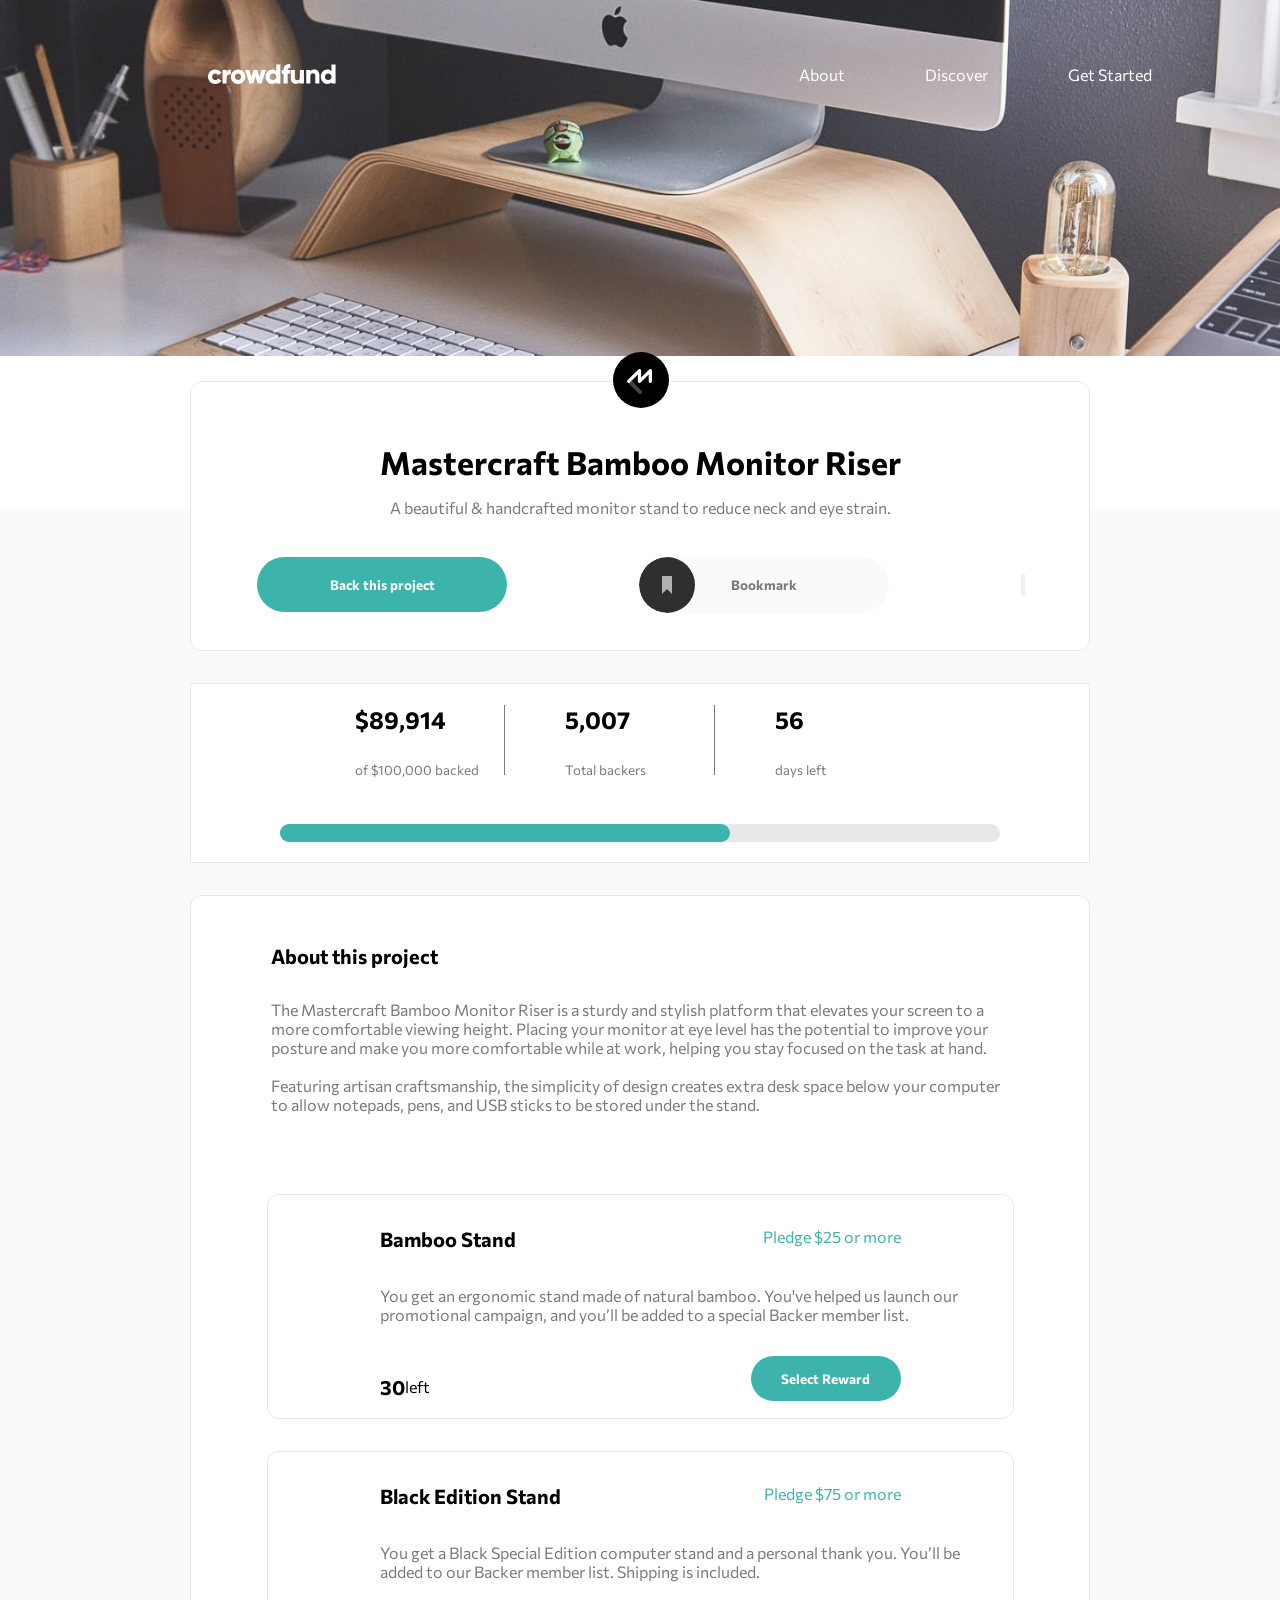
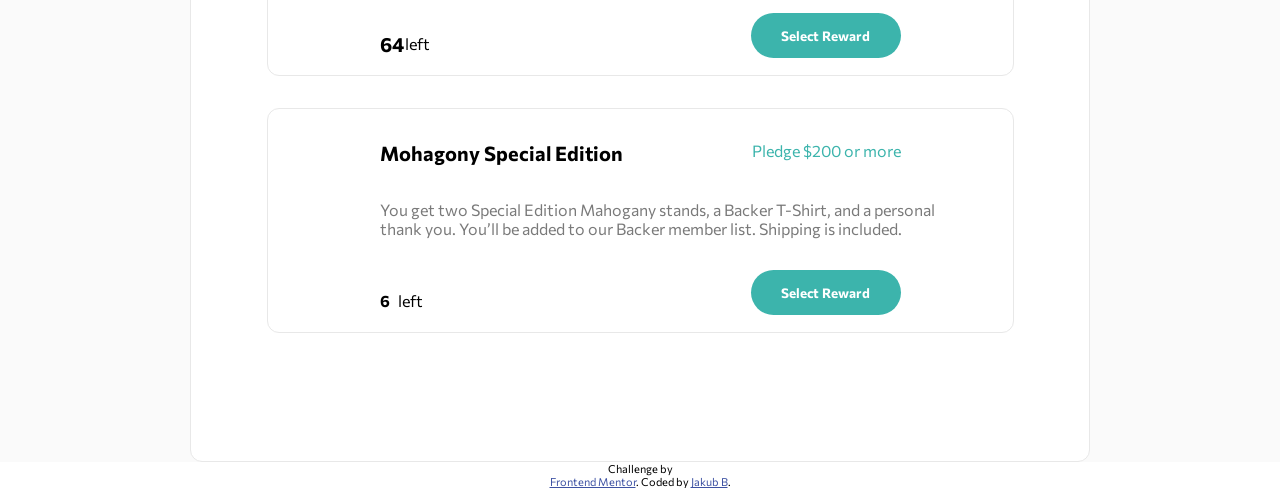
<file: index.html>
<!DOCTYPE html>
<html lang="en">
	<head>
		<meta charset="UTF-8" />
		<meta http-equiv="X-UA-Compatible" content="IE=edge" />
		<meta name="viewport" content="width=device-width, initial-scale=1.0" />
		<link rel="stylesheet" href="style.css" />
		<link rel="preconnect" href="https://fonts.googleapis.com" />
		<link rel="preconnect" href="https://fonts.gstatic.com" crossorigin />
		<link
			href="https://fonts.googleapis.com/css2?family=Commissioner:wght@400;500;700&family=Dancing+Script&family=Epilogue:wght@100;500;700&family=Fraunces:opsz,wght@9..144,700&family=Great+Vibes&family=Josefin+Sans:wght@300;400;600&family=Kumbh+Sans:wght@400;700&family=Libre+Franklin:wght@300;600;700&family=Montserrat:wght@500;700&family=Open+Sans:ital,wght@1,300&family=Outfit:wght@400;700&family=Overpass:wght@400;700&family=Playfair+Display&family=Quicksand:wght@300&family=Space+Grotesk:wght@300;500&display=swap"
			rel="stylesheet"
		/>
		<link
			rel="icon"
			type="image/png"
			sizes="32x32"
			href="./images/favicon-32x32.png"
		/>

		<title>Frontend Mentor | Crowdfunding product page</title>

		<!-- Feel free to remove these styles or customise in your own stylesheet 👍 -->
		<style>
			.attribution {
				font-size: 11px;
				text-align: center;
			}
			.attribution a {
				color: hsl(228, 45%, 44%);
			}
		</style>
	</head>
	<body>
		<header>
			<nav>
				<img src="images/logo.svg" alt="logo" />
				<ul>
					<li><a href="#about">About</a></li>
					<li><a href="#">Discover</a></li>
					<li><a href="#">Get Started</a></li>
				</ul>
			<img src="images/icon-close-menu.svg" class='closeMobile' alt="closeMobileIcon">
			<img src="images/icon-hamburger.svg" class='openMobile' alt="openmobileicon">
			</nav>
			<div class="menumobile">
				<ul>
					<li><a href="#about">About</a></li>
					<li><a href="#">Discover</a></li>
					<li><a href="#">Get Started</a></li>
				</ul>
			</div>
		</header>

		<main class="container">
			<div class="topsquare">
				<div class="logo"></div>
				<h1>Mastercraft Bamboo Monitor Riser</h1>
				<p>
					A beautiful & handcrafted monitor stand to reduce neck and
					eye strain.
				</p>
				<div class="buttonstop">
					<input
						type="button"
						value="Back this project"
						class="topbtn"
					/>

					
				<input type="button" value="Bookmark" class="bookmark " />
				<input type="button"  class="bookmarkMob " />
				</div>
			</div>
			<div class="middlesquare">
				<div class="values">
					<h2 class="valueBacked">$89,914</h2>
					<p class="subvalue"><sub>of $100,000 backed</sub></p>
					<br />
					<h2 class="totalBackers">5,007</h2>
					<p class="totalsub"><sub>Total backers</sub></p>
					<br />
					<h2 class="daysLeft">56</h2>
					<p class="subdays"><sub>days left</sub></p>
					<br />
				</div>
				<div class="bar">
					<div class="progess"></div>
				</div>
			</div>
			<div class="mainbottom">
				<div class="aboutcl" id="about">
					<h3>About this project</h3>
					<p>
						The Mastercraft Bamboo Monitor Riser is a sturdy and
						stylish platform that elevates your screen to a more
						comfortable viewing height. Placing your monitor at eye
						level has the potential to improve your posture and make
						you more comfortable while at work, helping you stay
						focused on the task at hand.
					</p>
					<br />
					<p>
						Featuring artisan craftsmanship, the simplicity of
						design creates extra desk space below your computer to
						allow notepads, pens, and USB sticks to be stored under
						the stand.
					</p>
				</div>
				<div class="standblocks">
					<div class="bambo">
						<div class="navbambo">
							<h3>Bamboo Stand</h3>
							<p class="pledge">Pledge $25 or more</p>
						</div>
						<br />
						<div class="bambocontent">
							<p>
								You get an ergonomic stand made of natural
								bamboo. You've helped us launch our promotional
								campaign, and you’ll be added to a special
								Backer member list.
							</p>
						</div>
						<div class="bambolower">
							<p class="bamboNumber">30</p>
							<span>left</span>
							<input
								type="button"
								value="Select Reward"
								class="bamboBtn"
								id="bambobtn"
								
							/>
						</div>
					
					</div>
					<div class="blackedition">
						<div class="blacknav">
							<h3>Black Edition Stand</h3>
							<p class="pledge">Pledge $75 or more</p>
						</div>
						<br />
						<div class="blackcontent">
							<p>
								You get a Black Special Edition computer stand
								and a personal thank you. You’ll be added to our
								Backer member list. Shipping is included.
							</p>
						</div>
						<div class="blackinp">
							<p class="blackeditionNumber">64</p>
							<span>left</span>
							<input
								type="button"
								value="Select Reward"
								class="blackeditionBtn"
								id="blackbtn"
							/>
						</div>
					</div>
					<div class="mahoganyspecial ">
						<div class="mohognaynav">
							<h3>Mohagony Special Edition</h3>
							<p class="pledge">Pledge $200 or more</p>
						</div>
						<br />
						<div class="mohganycontent">
							<p>
								You get two Special Edition Mahogany stands, a
								Backer T-Shirt, and a personal thank you. You’ll
								be added to our Backer member list. Shipping is
								included.
							</p>
						</div>
						<div class="mohahanynmb">
							<p class="mahoganyNumber">6</p>
							<span>left</span>
							<input
								type="button"
								value="Select Reward"
								class="mahoganyBtn"
								id="mohabtn"
							/>
						</div>
					</div>
				</div>
			</div>
		</main>
		<!-- Modal slection -->
		<div class="backthis">
			<div class="navback">
				<h3>Back this project</h3>
				<div class="closemodal"></div>
				<p>
					Back this project Want to support us in bringing Mastercraft
					Bamboo Monitor Riser out in the world?
				</p>
			</div>
			<form action="#">
			<div class="modal">
				<div class="noreward">
					<label for="noreward">
						<input type="checkbox" name="noreward" id="noreward" onclick="openInputs(this)"/>
						Pledge with no reward
					</label>
					<p>
						Choose to support us without a reward if you simply
						believe in our project. As a backer, you will be signed
						up to receive product updates via email.
					</p>
					<div class="lowerno">
						<p>Enter your pledge</p>
						<input
							type="text"
							class="pledgeLower"
							placeholder="$"
							
						/>
						<input
							type="button"
							value="Continue"
							class="continue"
						/>
						
					</div>
					<p class="errNo"></p>
					</div>
				<div class="bambostand" >
					<div class="topb">
						<label for="bambo">
							<input
								type="checkbox"
								name="bambo"
								id="bambo"
								onclick="openInputs(this)"
							/>Bamboo Stand
							<span class="pledgemodal"> Pledge $25 or more</span>
						</label>
						<p class="bamboNumberModal">30</p>
						<span>left</span>
					</div>
					<p class="bmb">
						You get an ergonomic stand made of natural bamboo.
						You've helped us launch our promotional campaign, and
						you’ll be added to a special Backer member list.
					</p>
					<div class="bamboinpmodal">
						<p>Enter your pledge</p>
						<input
							type="text"
							class="pledgeBambo"
							placeholder="$"
						/>
						<input
							type="button"
							value="Continue"
							class="continue"
						/>
					</div>
					<p class="errBambo"></p>
				</div>
				<div class="blackedit">
					<div class="topblack">
						<label for="black">
							<input
								type="checkbox"
								name="black"
								id="black"
								onclick="openInputs(this)"
							/>Black Edition Stand
							<span class="pledgemodal"> Pledge $75 or more</span>
						</label>
						<p class="blackeditionNumberModal">64</p>
						<span>left</span>
					</div>
					<p class="spc">
						You get a Black Special Edition computer stand and a
						personal thank you. You’ll be added to our Backer member
						list. Shipping is included.
					</p>

					<div class="inpblackmodal">
						<hr>
						<p>Enter your pledge</p>
						<input
							type="text"
							class="pledgeBlack"
							placeholder="$"
						
							
						/>
						<input
							type="button"
							value="Continue"
							class="continue"
						/>
					</div>
					<p class="errBlack"></p>
				</div>
				<div class="mahoganymodal" id="scrollmhg">
					<div class="mahoganytop">
						<label for="mahogany">
							
							<input
								type="checkbox"
								name="mahogany"
								id="mahogany"
								onclick="openInputs(this)"
							/>Mohagony Special Edition
							<span class="pledgemodal">
								Pledge $200 or more</span
							>
						</label>
						<p class="mahoganModalNumber" >6</p>
						<span>left</span>
					</div>
					<p class="mhm">
						You get two Special Edition Mahogany stands, a Backer
						T-Shirt, and a personal thank you. You’ll be added to
						our Backer member list. Shipping is included.
					</p>
					<div class="inpmohagony" >
						<p>Enter your pledge</p>
						<input
							type="text"
							class="pledgeMohagony"
							placeholder="$"
							
						/>
						<input
							type="button"
							value="Continue"
							class="continue"
						/>
					</div>
					<p class="erorMoha"></p>
					</form>
				</div>
			</div>
		</div>
		<div class="attribution">
			<p>Challenge by</p>
			<a
				href="https://www.frontendmentor.io?ref=challenge"
				target="_blank"
				>Frontend Mentor</a
			>. Coded by <a href="https://github.com/Koporson">Jakub B</a>.
		</div>
		<div class="mainthanks">
			<div class="imgthanks"></div>
			<div class="content">
				<h3>Thanks for your support!</h3>
				<p>Your pledge brings us one step closer to
					sharing Mastercraft Bamboo Monitor Riser worldwide. You will get an
					email once our campaign is completed.</p>
				<input type="button" value="Got It" class="gotIt">
				</div>

		<script src="script.js"></script>
	</body>
</html>
</file>
<file: style.css>
* {
	box-sizing: border-box;
	padding: 0;
	margin: 0;
	font-family: "Commissioner", sans-serif;
}
body {
	font-size: 16px;
}
html {
	scroll-behavior: smooth;
}
header {
	background-image: url(images/image-hero-desktop.jpg);
	background-size: contain;
	background-repeat: no-repeat;
	height: 56.6vh;
	width: 100%;
}
nav {
	display: flex;
	align-items: center;
	justify-content: space-between;
}
nav ul {
	display: flex;
	margin-right: 3rem;
	list-style-type: none;
}
nav img {
	padding: 4rem 13rem;
}
nav a {
	text-decoration: none;
	margin-right: 5rem;
	text-decoration: none;
	color: hsl(0, 100%, 100%);
}
.container {
	display: flex;
	flex-direction: column;
	align-items: center;
	justify-content: center;
	width: 100%;
	height: 100%;
	background-color: hsl(0, 0%, 98%);
}
.topsquare {
	width: 100vh;
	height: 30vh;
	background-color: hsl(0, 100%, 100%);
	margin-top: -8rem;
	border-radius: 12px;
	text-align: center;
	border: 1px solid hsl(0, 0%, 91%);
}
.topsquare h1 {
	margin-top: 2rem;
}
.topsquare p {
	color: hsl(0, 0%, 48%);
	margin-top: 1rem;
}
.logo {
	background: url(images/logo-mastercraft.svg) no-repeat center center;
	height: 60px;
	width: 100vh;
	margin-top: -2rem;
}
.buttonstop {
	display: flex;
	align-items: center;
	justify-content: space-around;
	height: 15vh;
	width: 100vh;
}
.topbtn {
	width: 250px;
	height: 55px;
	border-radius: 300px;
	background-color: hsl(176, 50%, 47%);
	color: hsl(0, 100%, 100%);
	border: none;
	font-weight: 700;
	cursor: pointer;
}
.bookmark {
	background-image: url(images/icon-bookmark.svg);
	background-repeat: no-repeat;
	width: 250px;
	height: 56px;
	border-radius: 300px;
	color: hsl(0, 0%, 48%);
	background-color: hsl(0, 0%, 98%);
	border: none;
	cursor: pointer;
	font-weight: 700;
	transition: 0.8s ease-in-out;
}
.bookmark.complete {
	background-image: url(images/icon-bookmarkgreen.png);
	background-repeat: no-repeat;
	width: 250px;
	height: 56px;
	border-radius: 300px;
	color: hsl(176, 72%, 28%);
	background-color: hsl(0, 0%, 98%);
	border: none;
	cursor: pointer;
	font-weight: 700;
	transition: 1s ease-in-out;
	transform: rotateY(360deg);
}
.middlesquare {
	display: flex;
	align-items: center;
	justify-content: center;
	flex-direction: column;
	width: 100vh;
	height: 20vh;
	margin-top: 2rem;
	background-color: hsl(0, 100%, 100%);
	border: 1px solid hsl(0, 0%, 91%);
}
.values {
	display: grid;
	grid-template-columns: repeat(3, 1fr);
	grid-template-rows: repeat(2, 1fr);
	grid-column-gap: 60px;
}
.valueBacked {
	grid-area: 1 / 1 / 2 / 2;
	border-right: 1px solid hsl(0, 0%, 48%);
	height: 50px;
	width: 150px;
}
.subvalue {
	grid-area: 2 / 1 / 3 / 2;
	border-right: 1px solid hsl(0, 0%, 48%);
	height: 20px;
	width: 150px;
}
.totalBackers {
	grid-area: 1 / 2 / 2 / 3;
	border-right: 1px solid hsl(0, 0%, 48%);
	height: 50px;
	width: 150px;
}
.daysLeft {
	grid-area: 1 / 3 / 2 / 4;
	height: 20px;
	width: 150px;
}
.totalsub {
	grid-area: 2 / 2 / 3 / 3;
	border-right: 1px solid hsl(0, 0%, 48%);
	height: 20px;
	width: 150px;
}
.subdays {
	grid-area: 2 / 3 / 3 / 4;
}
.middlesquare h2 {
	font-weight: 700;
}
.middlesquare p {
	color: hsl(0, 0%, 48%);
	font-size: 400;
}
.bar {
	width: 80vh;
	background-color: hsl(0, 4%, 91%);
	height: 2vh;
	border-radius: 50px;
}
.progess {
	width: 50vh;
	height: 2vh;
	background-color: hsl(176, 50%, 47%);
	border-radius: 50px;
	transition: 0.5s ease-in-out;
}

.mainbottom {
	width: 100vh;
	height: 100%;
	background-color: hsl(0, 100%, 100%);
	margin-top: 2rem;
	border-radius: 12px;
	border: 1px solid hsl(0, 0%, 91%);
	padding: 3rem 5rem;
}
.mainbottom h3 {
	font-weight: 700;
	margin-bottom: 2rem;
	font-size: 20px;
}
.aboutcl p {
	color: hsl(0, 0%, 48%);
}
.standblocks {
	display: flex;

	align-items: center;
	justify-content: center;
	flex-direction: column;
	padding: 5rem;
}
.pledge {
	color: hsl(176, 50%, 47%);
}
.navbambo {
	display: flex;
	flex-direction: row;
	align-content: center;
	justify-content: space-between;
	padding: 2rem 7rem;
	margin-bottom: -3rem;
}
.bambo {
	display: flex;
	flex-direction: column;
	border: 1px solid hsl(0, 0%, 91%);
	width: 83vh;
	height: 25vh;
	border-radius: 12px;
}
.bambocontent p:nth-child(1) {
	color: hsl(0, 0%, 48%);
}
.bambocontent {
	display: flex;
	align-items: center;
	justify-content: center;
	width: 80%;
	margin-left: 7rem;
}
.bambolower {
	display: flex;
	flex-direction: row;
	align-content: center;
	align-items: center;
	justify-content: space-between;
	padding: 2rem 7rem;
}
.bamboNumber,
.blackeditionNumber,
.blackeditionNumberModal,
.mahoganyNumberM,
.bamboNumberModal {
	font-size: 20px;
	font-weight: 700;
}
.bamboBtn {
	width: 150px;
	height: 45px;
	border-radius: 300px;
	background-color: hsl(176, 50%, 47%);
	color: hsl(0, 100%, 100%);
	border: none;
	font-weight: 700;
	cursor: pointer;
	margin-bottom: 1rem;
}
.bambo span {
	font-weight: 400;
	margin-left: -20rem;
}
.blackedition {
	display: flex;
	flex-direction: column;
	border: 1px solid hsl(0, 0%, 91%);
	width: 83vh;
	height: 25vh;
	border-radius: 12px;
	margin-top: 2rem;
}
.blacknav {
	display: flex;
	flex-direction: row;
	align-content: center;
	justify-content: space-between;
	padding: 2rem 7rem;
	margin-bottom: -3rem;
}
.blackcontent {
	display: flex;
	align-items: center;
	justify-content: center;
	align-content: center;
	width: 80%;
	margin-left: 7rem;
}
.blackcontent p:nth-child(1) {
	color: hsl(0, 0%, 48%);
}
.blackinp {
	display: flex;
	flex-direction: row;
	align-content: center;
	align-items: center;
	justify-content: space-between;
	padding: 2rem 7rem;
}
.blackinp span {
	margin-left: -20rem;
}
.blackeditionBtn {
	width: 150px;
	height: 45px;
	border-radius: 300px;
	background-color: hsl(176, 50%, 47%);
	color: hsl(0, 100%, 100%);
	border: none;
	font-weight: 700;
	cursor: pointer;
	margin-bottom: 1rem;
}
.mahoganyspecial {
	display: flex;
	flex-direction: column;
	border: 1px solid hsl(0, 0%, 91%);
	width: 83vh;
	height: 25vh;
	border-radius: 12px;
	margin-top: 2rem;
}
.mohognaynav {
	display: flex;
	flex-direction: row;
	align-content: center;
	justify-content: space-between;
	padding: 2rem 7rem;
	margin-bottom: -3rem;
}
.mohganycontent {
	display: flex;
	align-items: center;
	justify-content: center;
	align-content: center;
	width: 80%;
	margin-left: 7rem;
}
.mohganycontent p:nth-child(1) {
	color: hsl(0, 0%, 48%);
}
.mohahanynmb {
	display: flex;
	flex-direction: row;
	align-content: center;
	align-items: center;
	justify-content: space-between;
	padding: 2rem 7rem;
}
.mahoganyBtn {
	width: 150px;
	height: 45px;
	border-radius: 300px;
	background-color: hsl(176, 50%, 47%);
	color: hsl(0, 100%, 100%);
	border: none;
	font-weight: 700;
	cursor: pointer;
	margin-bottom: 1rem;
}
.mohahanynmb span {
	margin-left: -20rem;
}
.outoff {
	color: hsl(0, 0%, 48%);
	opacity: 0.6;
}
.outoff .pledge {
	color: hsl(176, 72%, 28%);
}
.outoff input[type="button"] {
	pointer-events: none;
	background-color: hsl(0, 0%, 48%);
}
/* MODAL SECTION */
.backthis {
	position: fixed;
	top: 10vh;
	left: 25%;
	width: 100vh;
	height: 80vh;
	margin: 0;
	padding: 3rem 1.5rem;
	overflow-y: scroll;
	outline: none;
	border: none;
	box-shadow: 0 0 3rem rgb(0 0 0 / 50%);
	z-index: 3;
	overflow-x: hidden;
	background-color: hsl(0, 100%, 100%);
	scrollbar-width: none;
	visibility: hidden;
	transform: scaleY(0);
	transition: 0.5s ease-in-out;
	border-radius: 20px;
}
.active {
	transform: scaleY(1);
	transition: 0.5s ease-in-out;
}

.backthis::-webkit-scrollbar {
	display: none;
}
.navback {
	display: flex;
	flex-direction: row;
	align-content: center;
	justify-content: space-between;
	flex-wrap: wrap;
	width: 100vh;
	padding: 2rem 5rem;
}
.navback p {
	color: hsl(0, 0%, 48%);
	margin-top: 1rem;
	font-size: 15px;
}
.closemodal {
	background-image: url(images/icon-close-modal.svg);
	background-repeat: no-repeat;
	width: 23px;
	background-size: contain;
	cursor: pointer;
	margin-top: -4rem;
	margin-right: -1rem;
}
.modal {
	display: flex;
	justify-content: center;
	align-items: center;
	flex-direction: column;
}
.noreward {
	display: flex;
	flex-direction: column;
	border: 1px solid hsl(0, 0%, 91%);
	width: 83vh;
	height: 23vh;
	border-radius: 12px;
	margin-top: 2rem;
	padding: 2rem 5rem;
}
.noreward label {
	cursor: pointer;
	color: hsl(0, 0%, 0%);
	font-weight: 700;
}
.noreward label:hover {
	color: hsl(176, 50%, 47%);
}
.noreward input[type="checkbox"]:hover {
	border: 1px solid hsl(176, 50%, 47%);
}
.noreward input[type="checkbox"] {
	width: 25px;
	height: 25px;
	margin-right: 3rem;
	margin-left: -3rem;
	background-color: white;
	border-radius: 50%;
	vertical-align: middle;
	border: 1px solid #ddd;
	appearance: none;
	-webkit-appearance: none;
	outline: none;
	cursor: pointer;
}
.noreward input[type="checkbox"]:checked {
	background-color: hsl(176, 50%, 47%);
	border: 6px solid hsl(0, 100%, 100%);
	outline: 1px solid hsl(0, 0%, 91%);
}
.noreward p {
	margin-left: 1.7rem;
	color: hsl(0, 0%, 48%);
	margin-top: 1rem;
	margin-bottom: 1rem;
}
.noreward input.continue {
	width: 150px;
	height: 45px;
	border-radius: 300px;
	background-color: hsl(176, 50%, 47%);
	color: hsl(0, 100%, 100%);
	border: none;
	font-weight: 700;
	cursor: pointer;
}
.bambostand {
	display: flex;
	flex-direction: column;
	border: 1px solid hsl(0, 0%, 91%);
	width: 83vh;
	height: 25vh;
	border-radius: 12px;
	margin-top: 2rem;
	animation-name: slide;
	animation-delay: 0.5s;
	animation-timing-function: ease-out;
}
.bmb {
	margin-left: 9rem;
	margin-right: 3rem;
}

.lowerno {
	display: none;
	align-items: center;
	justify-content: space-around;
	border-top: 1px solid hsl(0, 0%, 91%);
	margin-left: -5rem;
	margin-right: -5rem;
}
.bambostand label {
	cursor: pointer;
	color: hsl(0, 0%, 0%);
	font-weight: 700;
	margin-right: 11rem;
}
.bambostand label:hover {
	color: hsl(176, 50%, 47%);
}
.bambostand input[type="checkbox"]:hover {
	border: 1px solid hsl(176, 50%, 47%);
}
.bambostand input[type="checkbox"] {
	width: 25px;
	height: 25px;
	margin-right: 3rem;
	margin-left: -3rem;
	background-color: white;
	border-radius: 50%;
	vertical-align: middle;
	border: 1px solid #ddd;
	appearance: none;
	-webkit-appearance: none;
	outline: none;
	cursor: pointer;
}
.bambostand input[type="checkbox"]:checked {
	background-color: hsl(176, 50%, 47%);
	border: 6px solid hsl(0, 100%, 100%);
	outline: 1px solid hsl(0, 0%, 91%);
}

.topb {
	display: flex;
	flex-direction: row;
	margin-bottom: 2rem;
	margin-left: 7rem;
	margin-top: 2rem;
}
.lowerbambo {
	display: flex;
	align-items: center;
	justify-content: space-around;
	border-top: 1px solid hsl(0, 0%, 91%);
	margin-left: -5rem;
	margin-right: -5rem;
}
.lowerbambo span {
	margin-left: -15rem;
}
.menumobile {
	display: none;
}
/* .lowerbambo p {
} */
.bambocon {
	color: hsl(0, 0%, 48%);
	margin-left: 1.5rem;
	margin-bottom: 1rem;
}
.pledgebambo {
	width: 50px;
	height: 45px;
}
.selectLowerBambo {
	width: 150px;
	height: 45px;
	border-radius: 300px;
	background-color: hsl(176, 50%, 47%);
	color: hsl(0, 100%, 100%);
	border: none;
	font-weight: 700;
	cursor: pointer;
	margin-top: 1rem;
	margin-right: -6rem;
}
.pledgemodal {
	color: hsl(176, 50%, 47%);
	margin-left: 3rem;
}
.bamboinpmodal {
	display: none;
	align-items: center;
	justify-content: space-between;
	margin-top: 1rem;
	padding: 1rem 2rem;
	border-top: 1px solid hsl(0, 0%, 91%);
	transition: 0.5s ease-in-out;
}
.continue {
	width: 130px;
	height: 45px;
	border-radius: 300px;
	background-color: hsl(176, 50%, 47%);
	color: hsl(0, 100%, 100%);
	border: none;
	font-weight: 700;
	cursor: pointer;
}
.pledgeBambo {
	width: 110px;
	height: 45px;
	border-radius: 300px;
	color: hsl(0, 0%, 0%);
	border: 1px solid hsl(0, 0%, 91%);
	margin-right: -20rem;
	font-weight: 700;
	cursor: pointer;
	padding-left: 1rem;
}
.pledgeBambo::placeholder {
	padding-left: 1rem;
}
.blackedit {
	display: flex;
	flex-direction: column;
	border: 1px solid hsl(0, 0%, 91%);
	width: 83vh;
	height: 25vh;
	border-radius: 12px;
	margin-top: 2rem;
}
.spc {
	margin-left: 9rem;
	margin-right: 6rem;
}
.topblack {
	display: flex;
	flex-direction: row;
	margin-bottom: 2rem;
	margin-left: 7rem;
	margin-top: 2rem;
}
.blackedit label {
	cursor: pointer;
	color: hsl(0, 0%, 0%);
	font-weight: 700;
	margin-right: 11rem;
}
.blackedit label:hover {
	color: hsl(176, 50%, 47%);
}
.blackedit input[type="checkbox"]:hover {
	border: 1px solid hsl(176, 50%, 47%);
}
.blackedit input[type="checkbox"] {
	width: 25px;
	height: 25px;
	margin-right: 3rem;
	margin-left: -3rem;
	background-color: white;
	border-radius: 50%;
	vertical-align: middle;
	border: 1px solid #ddd;
	appearance: none;
	-webkit-appearance: none;
	outline: none;
	cursor: pointer;
}
.blackedit input[type="checkbox"]:checked {
	background-color: hsl(176, 50%, 47%);
	border: 6px solid hsl(0, 100%, 100%);
	outline: 1px solid hsl(0, 0%, 91%);
}
.inpblackmodal {
	display: none;
	align-items: center;
	justify-content: space-between;
	margin-top: 1rem;
	padding: 1rem 2rem;
	border-top: 1px solid hsl(0, 0%, 91%);
	margin-left: -16rem;
}
.pledgeBlack {
	width: 110px;
	height: 45px;
	border-radius: 300px;
	color: hsl(0, 0%, 0%);
	border: 1px solid hsl(0, 0%, 91%);
	margin-right: -10rem;
	font-weight: 700;
	cursor: pointer;
	padding-left: 1rem;
}
.pledgeMohagony {
	width: 110px;
	height: 45px;
	border-radius: 300px;
	color: hsl(0, 0%, 0%);
	border: 1px solid hsl(0, 0%, 91%);
	margin-right: -10rem;
	font-weight: 700;
	cursor: pointer;
	padding-left: 1rem;
}
.continue {
	width: 130px;
	height: 45px;
	border-radius: 300px;
	background-color: hsl(176, 50%, 47%);
	color: hsl(0, 100%, 100%);
	border: none;
	font-weight: 700;
	cursor: pointer;
}
.mhm {
	margin-left: 9rem;
	margin-right: 3rem;
}
.mahoganymodal {
	display: flex;
	flex-direction: column;
	border: 1px solid hsl(0, 0%, 91%);
	width: 83vh;
	height: 25vh;
	border-radius: 12px;
	margin-top: 2rem;
}
.mahoganytop {
	display: flex;
	flex-direction: row;
	margin-bottom: 2rem;
	margin-left: 7rem;
	margin-top: 2rem;
}
.mahoganymodal label {
	cursor: pointer;
	color: hsl(0, 0%, 0%);
	font-weight: 700;
	margin-right: 8rem;
}
.inpmohagony {
	display: none;
	align-items: center;
	justify-content: space-between;
	height: 330px;
	margin-top: 1rem;
	border-top: 1px solid hsl(0, 0%, 91%);
	padding: 1rem 5rem;
}
.mahoganymodal label:hover {
	color: hsl(176, 50%, 47%);
}
.mahoganymodal input[type="checkbox"]:hover {
	border: 1px solid hsl(176, 50%, 47%);
}
.mahoganymodal input[type="checkbox"] {
	width: 25px;
	height: 25px;
	margin-right: 3rem;
	margin-left: -3rem;
	background-color: white;
	border-radius: 50%;
	vertical-align: middle;
	border: 1px solid #ddd;
	appearance: none;
	-webkit-appearance: none;
	outline: none;
	cursor: pointer;
}
.mahoganymodal input[type="checkbox"]:checked {
	background-color: hsl(176, 50%, 47%);
	border: 6px solid hsl(0, 100%, 100%);
	outline: 1px solid hsl(0, 0%, 91%);
}
.mahoganyNumber {
	color: hsl(0, 0%, 0%);
	font-weight: 700;
}
.errBambo,
.errBlack,
.errMoha {
	color: hsl(0, 100%, 48%);
	font-size: 13px;
	margin-top: -1rem;
	margin-left: 2rem;
}
.errorInp {
	border: 1px solid hsl(0, 100%, 48%);
}
/* success modal */
.mainthanks {
	display: flex;
	align-items: center;
	justify-content: center;
	flex-direction: column;
	text-align: center;
	position: fixed;
	top: 30vh;
	left: 40%;
	width: 45vh;
	height: 40vh;
	margin: 0;
	padding: 3rem 1.5rem;
	outline: none;
	border: none;
	box-shadow: 0 0 3rem rgb(0 0 0 / 50%);
	z-index: 3;
	overflow-x: hidden;
	background-color: hsl(0, 100%, 100%);
	visibility: visible;
	transform: scaleY(0);
	transition: 0.5s ease-in-out;
	border-radius: 20px;
}
.mainactiv {
	transform: scaleY(1);
	transition: 0.5s ease-in-out;
}
.content p {
	color: hsl(0, 0%, 48%);
	margin-top: 1rem;
}
.imgthanks {
	background-image: url(images/icon-check.svg);
	background-repeat: no-repeat;
	width: 10vh;
	height: 10vh;
	margin-left: 2rem;
}
.gotIt {
	width: 130px;
	height: 45px;
	border-radius: 300px;
	background-color: hsl(176, 50%, 47%);
	color: hsl(0, 100%, 100%);
	border: none;
	font-weight: 700;
	margin-top: 3rem;
	cursor: pointer;
}
.closeMobile {
	display: none;
}
.openMobile {
	display: none;
}
@media screen and (max-width: 700px) {
	header {
		background-image: url(images/image-hero-mobile.jpg);
		background-size: contain;
		background-repeat: no-repeat;
		height: 65vh;
		width: 100%;
	}
	nav {
		display: flex;
		align-items: center;
		width: 85%;
		justify-content: space-between;
	}
	nav img {
		padding: 0rem 0rem;
		margin-left: 1rem;
		margin-right: -1rem;
		margin-top: 3rem;
	}

	nav ul {
		display: none;
	}
	.menumobile {
		position: absolute;
		display: none;
		align-items: center;
		justify-content: center;
		background-color: hsl(0, 100%, 100%);
		width: 70%;
		height: 30%;
		border-radius: 20px;
		margin-left: 3.5rem;
		margin-top: 2rem;
		font-weight: 700;
		box-shadow: 2px -1px 2rem 20px rgb(0 0 0 / 50%);
	}

	.menumobile li {
		list-style: none;
		padding: 1.5em;
		width: 39vh;
		border-bottom: 1px solid hsl(0, 0%, 91%);
	}
	.menumobile a {
		text-decoration: none;
		color: black;
	}
	.openMobile {
		display: block;
	}
	.topsquare {
		width: 90%;
		height: 40vh;
		background-color: hsl(0, 100%, 100%);
		margin-top: -10rem;
		border-radius: 12px;
		text-align: center;
		border: 1px solid hsl(0, 0%, 91%);
	}
	.topsquare h1 {
		margin-top: -2rem;
	}
	.logo {
		background: url(images/logo-mastercraft.svg) no-repeat center center;
		height: 45%;
		width: 100%;
		margin-top: -4rem;
	}
	.buttonstop {
		display: flex;
		align-items: center;
		justify-content: space-around;
		height: 15vh;
		width: 100%;
	}
	.bookmark {
		display: none;
	}
	.bookmarkMob {
		background-image: url(images/icon-bookmark.svg);
		background-repeat: no-repeat;
		width: 100px;
		height: 56px;
		margin-left: 2rem;
		border-radius: 300px;
		color: hsl(0, 0%, 48%);
		background-color: hsl(0, 0%, 100%);
		border: none;
		cursor: pointer;
		font-weight: 700;
		transition: 0.8s ease-in-out;
	}
	.bookmarkMob.complete {
		background-image: url(images/icon-bookmarkgreen.png);
		background-repeat: no-repeat;
		width: 100px;
		height: 56px;
		border-radius: 300px;
		color: hsl(176, 72%, 28%);
		border: none;
		cursor: pointer;
		font-weight: 700;
		transition: 1s ease-in-out;
		transform: rotateY(360deg);
	}
	.topbtn {
		width: 170px;
		height: 55px;
		border-radius: 300px;
		background-color: hsl(176, 50%, 47%);
		color: hsl(0, 100%, 100%);
		border: none;
		font-weight: 700;
		cursor: pointer;
		margin-left: 2rem;
	}
	.values {
		display: flex;
		flex-direction: column;
		text-align: center;
	}
	.middlesquare {
		display: flex;
		align-items: center;
		justify-content: center;
		flex-direction: column;
		width: 90%;
		height: 50vh;
		margin-top: 2rem;
		background-color: hsl(0, 100%, 100%);
		border: 1px solid hsl(0, 0%, 91%);
		border-radius: 10px;
	}
	.valueBacked {
		border-right: 0px solid white;
		height: 50px;
		width: 150px;
	}
	.subvalue {
		border-right: 0px solid white;
		border-bottom: 1px solid hsl(0, 0%, 91%);
		height: 6vh;
	}
	.closeMobile {
		display: none;
	}
	.openMobile {
		display: block;
	}
	.totalsub {
		border-right: 0px solid white;
		border-bottom: 1px solid hsl(0, 0%, 91%);
		height: 6vh;
		width: 20vh;
	}
	.totalBackers {
		grid-area: 1 / 2 / 2 / 3;
		border-right: 0px solid hsl(0, 0%, 48%);
		height: 50px;
		width: 150px;
	}
	.bar {
		width: 95%;
		background-color: hsl(0, 4%, 91%);
		height: 2vh;
		border-radius: 50px;
	}
	.progess {
		width: 10%;
		height: 2vh;
		background-color: hsl(176, 50%, 47%);
		border-radius: 50px;
		transition: 0.5s ease-in-out;
	}
	.mainbottom {
		width: 90%;
		height: 100%;
		background-color: hsl(0, 100%, 100%);
		margin-top: 2rem;
		border-radius: 12px;
		border: 1px solid hsl(0, 0%, 91%);
		padding: 3rem 5rem;
	}
	.aboutcl {
		width: 95%;
	}
	.navbambo {
		display: flex;
		flex-direction: column;
		align-content: center;
		justify-content: space-between;
		padding: 0rem 1rem;
		margin-bottom: -3rem;
	}
	.mainbottom h3 {
		font-weight: 700;
		margin-bottom: 1px;
		font-size: 20px;
	}
	.bambo {
		display: flex;
		flex-direction: column;
		border: 1px solid hsl(0, 0%, 91%);
		width: auto;
		height: 50%;
		border-radius: 12px;
		padding: 2rem 1rem;
	}
	.bambocontent {
		display: flex;
		align-items: center;
		justify-content: center;
		width: 100%;
		margin-left: 1rem;
		margin-top: 5rem;
	}
	.bambolower {
		display: flex;
		flex-direction: column;
		align-items: center;
		padding: 1rem 4rem;
		align-content: center;
		justify-content: space-around;
	}
	.bambo span {
		font-weight: 400;
		margin-left: 0rem;
	}
	.blackedition {
		display: flex;
		flex-direction: column;
		border: 1px solid hsl(0, 0%, 91%);
		width: auto;
		height: 50%;
		border-radius: 12px;
		padding: 2rem 1rem;
		margin-top: 2rem;
	}
	.blacknav {
		display: flex;
		flex-direction: column;
		align-content: center;
		justify-content: space-between;
		padding: 0rem 1rem;
		margin-bottom: -3rem;
	}
	.blackcontent {
		display: flex;
		align-items: center;
		justify-content: center;
		width: 100%;
		margin-left: 1rem;
		margin-top: 3rem;
	}
	.blackinp {
		display: flex;
		flex-direction: column;
		align-items: center;
		padding: 1rem 4rem;
		align-content: center;
		justify-content: space-around;
	}
	.blackinp span {
		margin-left: 0rem;
	}
	.mahoganyspecial {
		display: flex;
		flex-direction: column;
		border: 1px solid hsl(0, 0%, 91%);
		width: auto;
		height: 50%;
		border-radius: 12px;
		padding: 2rem 1rem;
	}
	.mohognaynav {
		display: flex;
		flex-direction: column;
		align-content: center;
		justify-content: space-between;
		padding: 0rem 1rem;
		margin-bottom: -3rem;
	}
	.mohganycontent {
		display: flex;
		align-items: center;
		justify-content: center;
		width: 100%;
		margin-left: 1rem;
		margin-top: 3rem;
	}
	.mohahanynmb {
		display: flex;
		flex-direction: column;
		align-items: center;
		padding: 1rem 4rem;
		align-content: center;
		justify-content: space-around;
	}
	.mohahanynmb span {
		margin-left: 0rem;
	}
	/* mobile backthis */
	.backthis {
		position: fixed;
		top: 10vh;
		left: 2%;
		width: 96%;
		height: 80vh;
		margin: 0;
		padding: 3rem 1.5rem;
		overflow-y: scroll;
		outline: none;
		border: none;
		box-shadow: 0 0 3rem rgb(0 0 0 / 50%);
		z-index: 3;
		overflow-x: hidden;
		background-color: hsl(0, 100%, 100%);
		scrollbar-width: none;
		visibility: hidden;
		transform: scaleY(0);
		transition: 0.5s ease-in-out;
		border-radius: 20px;
	}
	.active {
		transform: scaleY(1);
		transition: 0.5s ease-in-out;
	}
	.closemodal {
		background-image: url(images/icon-close-modal.svg);
		background-repeat: no-repeat;
		width: 23px;
		background-size: contain;
		cursor: pointer;
		margin-top: -2rem;
		margin-right: -1rem;
	}
	.navback {
		display: flex;
		flex-direction: row;
		align-content: center;
		justify-content: space-between;
		flex-wrap: wrap;
		width: 100%;
		padding: 0rem;
	}
	.noreward {
		display: flex;
		flex-direction: column;
		border: 1px solid hsl(0, 0%, 91%);
		width: 100%;
		height: 49vh;
		border-radius: 12px;
		margin-top: 2rem;
		padding: 1rem 1rem;
	}
	.noreward input[type="checkbox"] {
		width: 25px;
		height: 25px;
		margin-right: 3rem;
		margin-left: 0rem;
		background-color: white;
		border-radius: 50%;
		vertical-align: middle;
		border: 1px solid #ddd;
		appearance: none;
		-webkit-appearance: none;
		outline: none;
		cursor: pointer;
	}
	.lowerno {
		display: none;
		align-items: center;
		text-align: center;
		justify-content: space-around;
		border-top: 1px solid hsl(0, 0%, 91%);
		margin-right: -5rem;
		margin-left: 0rem;
		width: 100%;
		flex-direction: column;
	}
	.bamboNumber,
	.blackeditionNumber,
	.blackeditionNumberModal,
	.mahoganyNumberM,
	.bamboNumberModal {
		font-size: 20px;
		font-weight: 700;
	}

	.pledgeLower {
		width: 110px;
		height: 30px;
		border-radius: 300px;
		color: hsl(0, 0%, 0%);
		border: 1px solid hsl(0, 0%, 91%);
		margin-right: 0rem;
		font-weight: 700;
		cursor: pointer;
		margin-bottom: 1rem;
		padding-left: 1rem;
	}
	.noreward input.continue {
		width: 150px;
		height: 30px;
		border-radius: 300px;
		background-color: hsl(176, 50%, 47%);
		color: hsl(0, 100%, 100%);
		border: none;
		font-weight: 700;
		cursor: pointer;
	}
	.bambostand {
		display: flex;
		flex-direction: column;
		border: 1px solid hsl(0, 0%, 91%);
		width: 100%;
		height: 100%;
		border-radius: 12px;
		margin-top: 2rem;
		padding: 1rem 1rem;
		animation-name: slide;
		animation-delay: 0.5s;
		animation-timing-function: ease-out;
	}
	.topb {
		display: flex;
		flex-direction: column;
		text-align: center;
		margin-bottom: 2rem;
		margin-left: 3rem;
		margin-top: 1rem;
	}
	.bambostand label {
		cursor: pointer;
		color: hsl(0, 0%, 0%);
		font-weight: 700;
		margin-right: 2rem;
		margin-left: 0rem;
	}
	.bmb {
		margin-left: 2rem;
		margin-right: 0rem;
		margin-bottom: 2rem;
	}
	.pledgemodal {
		color: hsl(176, 50%, 47%);
		margin-left: 1rem;
	}
	.bamboinpmodal {
		display: none;
		align-items: center;
		justify-content: space-between;
		margin-top: 1rem;
		padding: 1rem 2rem;
		border-top: 1px solid hsl(0, 0%, 91%);
		transition: 0.5s ease-in-out;
		flex-direction: column;
	}
	.pledgeBambo {
		width: 110px;
		height: 30px;
		border-radius: 300px;
		color: hsl(0, 0%, 0%);
		border: 1px solid hsl(0, 0%, 91%);
		margin-right: 0rem;
		font-weight: 700;
		cursor: pointer;
		margin-bottom: 1rem;
		padding-left: 1rem;
	}
	.blackedit {
		display: flex;
		flex-direction: column;
		border: 1px solid hsl(0, 0%, 91%);
		width: 100%;
		height: 100%;
		border-radius: 12px;
		margin-top: 2rem;
		padding: 1rem 1rem;
		animation-name: slide;
		animation-delay: 0.5s;
		animation-timing-function: ease-out;
	}
	.topblack {
		display: flex;
		flex-direction: column;
		text-align: center;
		margin-bottom: 2rem;
		margin-left: 3rem;
		margin-top: 1rem;
	}
	.blackedit label {
		cursor: pointer;
		color: hsl(0, 0%, 0%);
		font-weight: 700;
		margin-right: 2rem;
		margin-left: 0rem;
	}
	.spc {
		margin-left: 2rem;
		margin-right: -1rem;
		margin-bottom: 2rem;
	}
	.inpblackmodal {
		display: none;
		align-items: center;
		justify-content: space-between;
		margin-top: 1rem;
		margin-left: 2rem;
		padding: 1rem 2rem;
		border-top: 1px solid hsl(0, 0%, 91%);
		transition: 0.5s ease-in-out;
		flex-direction: column;
	}
	.pledgeBlack {
		width: 110px;
		height: 45px;
		border-radius: 300px;
		color: hsl(0, 0%, 0%);
		border: 1px solid hsl(0, 0%, 91%);
		margin-right: -10rem;
		font-weight: 700;
		cursor: pointer;
		margin-left: -10rem;
		padding-left: 1rem;
	}
	.mahoganymodal {
		display: flex;
		flex-direction: column;
		border: 1px solid hsl(0, 0%, 91%);
		width: 100%;
		height: 100%;
		border-radius: 12px;
		margin-top: 2rem;
		padding: 1rem 1rem;
		animation-name: slide;
		animation-delay: 0.5s;
		animation-timing-function: ease-out;
	}
	.mahoganytop {
		display: flex;
		flex-direction: column;
		text-align: center;
		margin-bottom: 2rem;
		margin-left: 3rem;
		margin-top: 1rem;
	}
	.mahoganymodal label {
		cursor: pointer;
		color: hsl(0, 0%, 0%);
		font-weight: 700;
		margin-right: 0rem;
		margin-left: 0rem;
	}
	.mhm {
		margin-left: 2rem;
		margin-right: -1rem;
		margin-bottom: 2rem;
	}
	.inpmohagony {
		display: none;
		align-items: center;
		justify-content: space-between;
		height: 50%;
		margin-top: 1rem;
		margin-left: 2rem;
		padding: 1rem 2rem;
		border-top: 1px solid hsl(0, 0%, 91%);
		transition: 0.5s ease-in-out;
		flex-direction: column;
	}
	.pledgeMohagony {
		width: 110px;
		height: 45px;
		border-radius: 300px;
		color: hsl(0, 0%, 0%);
		border: 1px solid hsl(0, 0%, 91%);
		margin-right: 0rem;
		font-weight: 700;
		cursor: pointer;
		padding-left: 1rem;
	}
	.mainthanks {
		display: flex;
		align-items: center;
		justify-content: center;
		flex-direction: column;
		text-align: center;
		position: fixed;
		top: 30vh;
		left: 15%;
		width: 45vh;
		height: 40vh;
		margin: 0;
		padding: 3rem 1.5rem;
		outline: none;
		border: none;
		box-shadow: 0 0 3rem rgb(0 0 0 / 50%);
		z-index: 3;
		overflow-x: hidden;
		background-color: hsl(0, 100%, 100%);
		visibility: visible;
		transform: scaleY(0);
		transition: 0.5s ease-in-out;
		border-radius: 20px;
	}
	.mainactiv {
		transform: scaleY(1);
		transition: 0.5s ease-in-out;
	}
}
</file>
